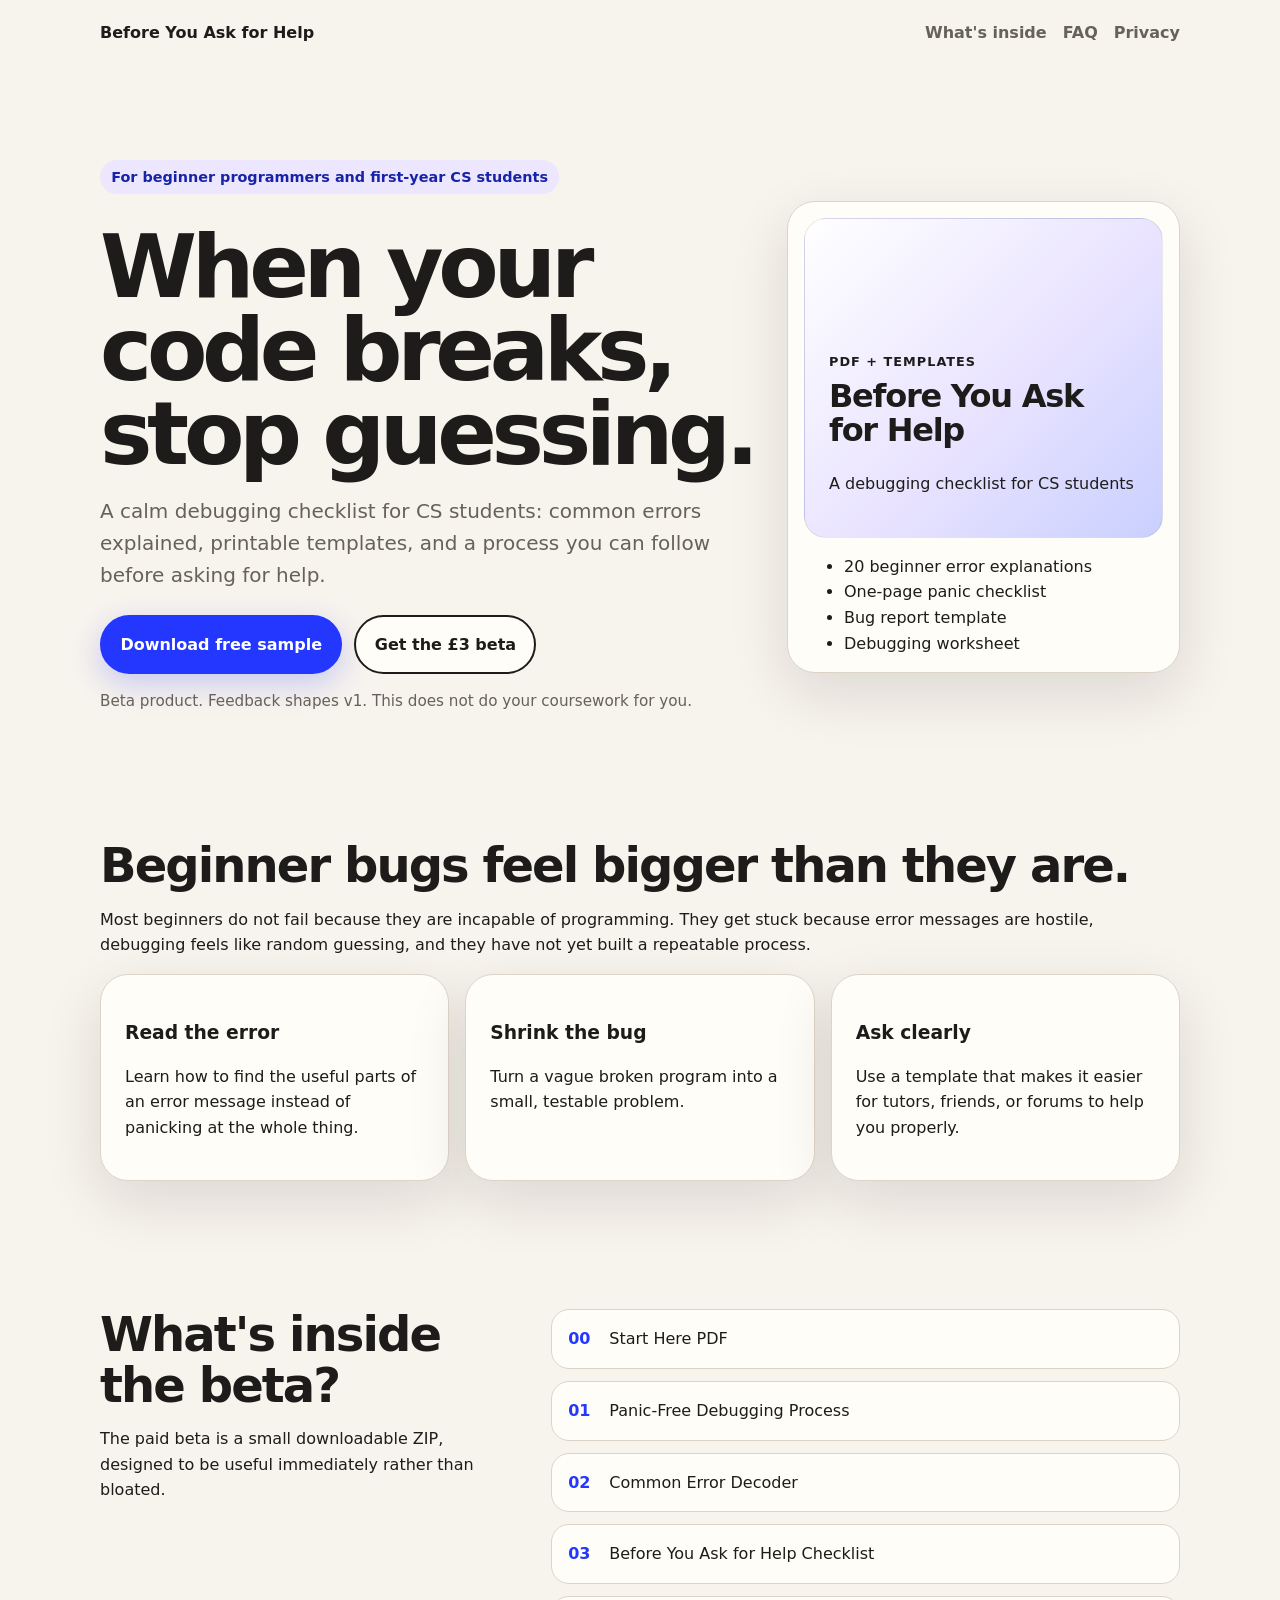
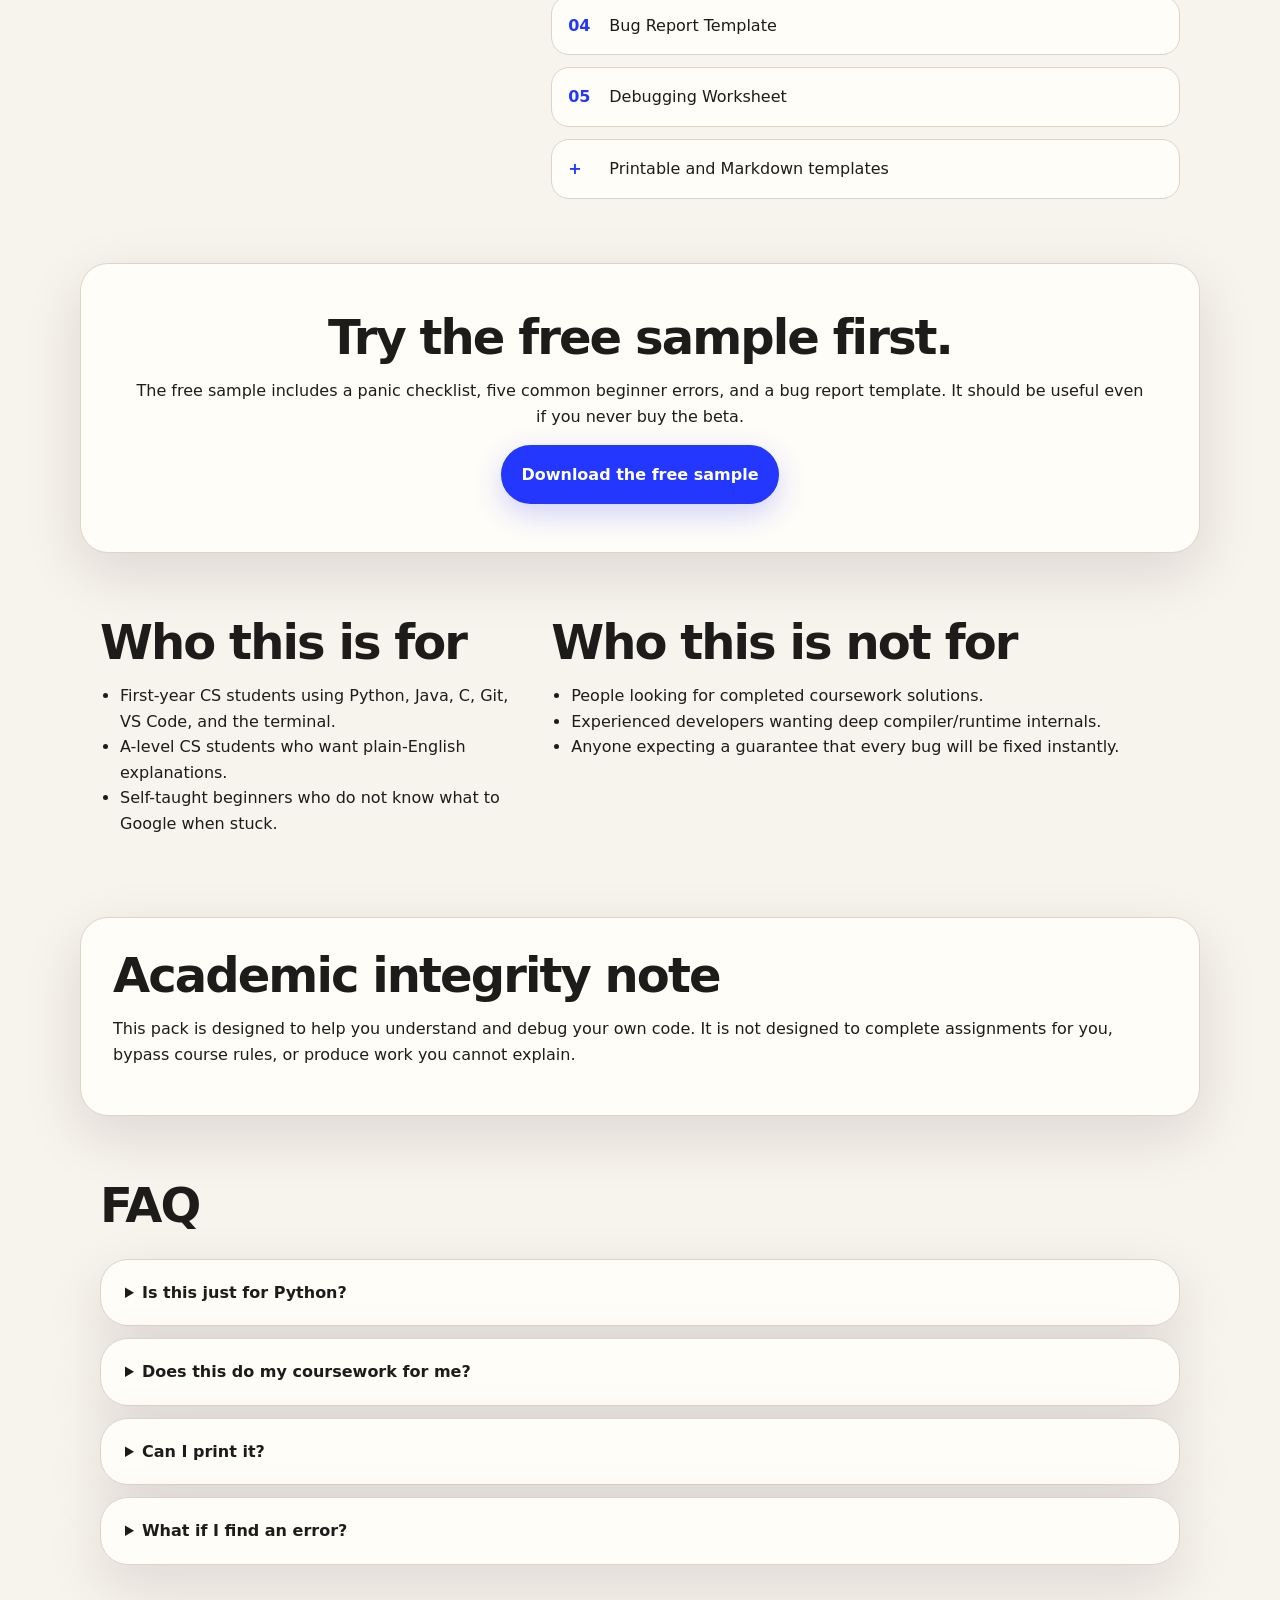
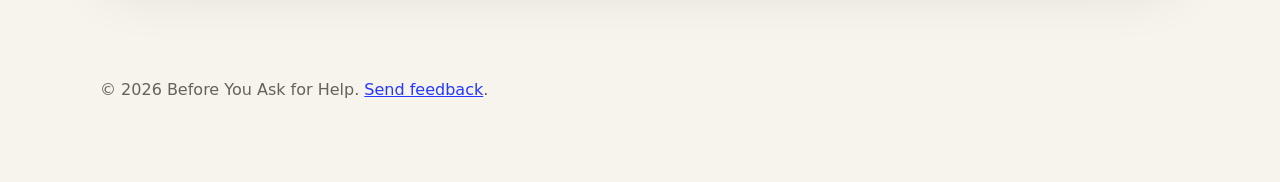
<file: index.html>
<!doctype html>
<html lang="en">
<head>
  <meta charset="utf-8" />
  <meta name="viewport" content="width=device-width, initial-scale=1" />
  <title>Before You Ask for Help: A Debugging Checklist for CS Students</title>
  <meta name="description" content="A calm debugging checklist and error decoder for beginner programmers and first-year CS students." />
  <link rel="stylesheet" href="styles.css" />
</head>
<body>
  <header class="site-header">
    <a class="brand" href="#top">Before You Ask for Help</a>
    <nav aria-label="Primary navigation">
      <a href="#inside">What's inside</a>
      <a href="#faq">FAQ</a>
      <a href="privacy.html">Privacy</a>
    </nav>
  </header>

  <main id="top">
    <section class="hero">
      <div class="hero-copy">
        <p class="eyebrow">For beginner programmers and first-year CS students</p>
        <h1>When your code breaks, stop guessing.</h1>
        <p class="lead">A calm debugging checklist for CS students: common errors explained, printable templates, and a process you can follow before asking for help.</p>
        <div class="cta-row">
          <a class="button primary" href="assets/Before-You-Ask-For-Help-Free-Sample.pdf">Download free sample</a>
          <a class="button secondary" href="https://payhip.com/b/EsCG1">Get the £3 beta</a>
        </div>
        <p class="small-note">Beta product. Feedback shapes v1. This does not do your coursework for you.</p>
      </div>
      <aside class="product-card" aria-label="Product preview">
        <div class="mock-cover">
          <span>PDF + templates</span>
          <h2>Before You Ask for Help</h2>
          <p>A debugging checklist for CS students</p>
        </div>
        <ul>
          <li>20 beginner error explanations</li>
          <li>One-page panic checklist</li>
          <li>Bug report template</li>
          <li>Debugging worksheet</li>
        </ul>
      </aside>
    </section>

    <section class="problem section">
      <h2>Beginner bugs feel bigger than they are.</h2>
      <p>Most beginners do not fail because they are incapable of programming. They get stuck because error messages are hostile, debugging feels like random guessing, and they have not yet built a repeatable process.</p>
      <div class="grid three">
        <article>
          <h3>Read the error</h3>
          <p>Learn how to find the useful parts of an error message instead of panicking at the whole thing.</p>
        </article>
        <article>
          <h3>Shrink the bug</h3>
          <p>Turn a vague broken program into a small, testable problem.</p>
        </article>
        <article>
          <h3>Ask clearly</h3>
          <p>Use a template that makes it easier for tutors, friends, or forums to help you properly.</p>
        </article>
      </div>
    </section>

    <section id="inside" class="section split">
      <div>
        <h2>What's inside the beta?</h2>
        <p>The paid beta is a small downloadable ZIP, designed to be useful immediately rather than bloated.</p>
      </div>
      <div class="contents-list">
        <div><strong>00</strong> Start Here PDF</div>
        <div><strong>01</strong> Panic-Free Debugging Process</div>
        <div><strong>02</strong> Common Error Decoder</div>
        <div><strong>03</strong> Before You Ask for Help Checklist</div>
        <div><strong>04</strong> Bug Report Template</div>
        <div><strong>05</strong> Debugging Worksheet</div>
        <div><strong>+</strong> Printable and Markdown templates</div>
      </div>
    </section>

    <section class="section callout">
      <h2>Try the free sample first.</h2>
      <p>The free sample includes a panic checklist, five common beginner errors, and a bug report template. It should be useful even if you never buy the beta.</p>
      <a class="button primary" href="assets/Before-You-Ask-For-Help-Free-Sample.pdf">Download the free sample</a>
    </section>

    <section class="section split">
      <div>
        <h2>Who this is for</h2>
        <ul class="tick-list">
          <li>First-year CS students using Python, Java, C, Git, VS Code, and the terminal.</li>
          <li>A-level CS students who want plain-English explanations.</li>
          <li>Self-taught beginners who do not know what to Google when stuck.</li>
        </ul>
      </div>
      <div>
        <h2>Who this is not for</h2>
        <ul class="cross-list">
          <li>People looking for completed coursework solutions.</li>
          <li>Experienced developers wanting deep compiler/runtime internals.</li>
          <li>Anyone expecting a guarantee that every bug will be fixed instantly.</li>
        </ul>
      </div>
    </section>

    <section class="section integrity">
      <h2>Academic integrity note</h2>
      <p>This pack is designed to help you understand and debug your own code. It is not designed to complete assignments for you, bypass course rules, or produce work you cannot explain.</p>
    </section>

    <section id="faq" class="section faq">
      <h2>FAQ</h2>
      <details>
        <summary>Is this just for Python?</summary>
        <p>No. The beta includes beginner examples from Python, Java, C, Git, terminal usage, and general logic bugs.</p>
      </details>
      <details>
        <summary>Does this do my coursework for me?</summary>
        <p>No. It helps you debug and explain your own code more clearly.</p>
      </details>
      <details>
        <summary>Can I print it?</summary>
        <p>Yes. The beta includes a printable checklist and templates.</p>
      </details>
      <details>
        <summary>What if I find an error?</summary>
        <p>Please send feedback here: <a href="https://forms.gle/ojxD7xcBq3kH974K8">feedback form</a>.</p>
      </details>
    </section>
  </main>

  <footer class="site-footer">
    <p>© 2026 Before You Ask for Help. <a href="https://forms.gle/ojxD7xcBq3kH974K8">Send feedback</a>.</p>
  </footer>

<!-- Cloudflare Web Analytics --><script defer src='https://static.cloudflareinsights.com/beacon.min.js' data-cf-beacon='{"token": "8eeca66ca07744169cb7fbbfb2be243c"}'></script><!-- End Cloudflare Web Analytics -->

</body>
</html>
</file>
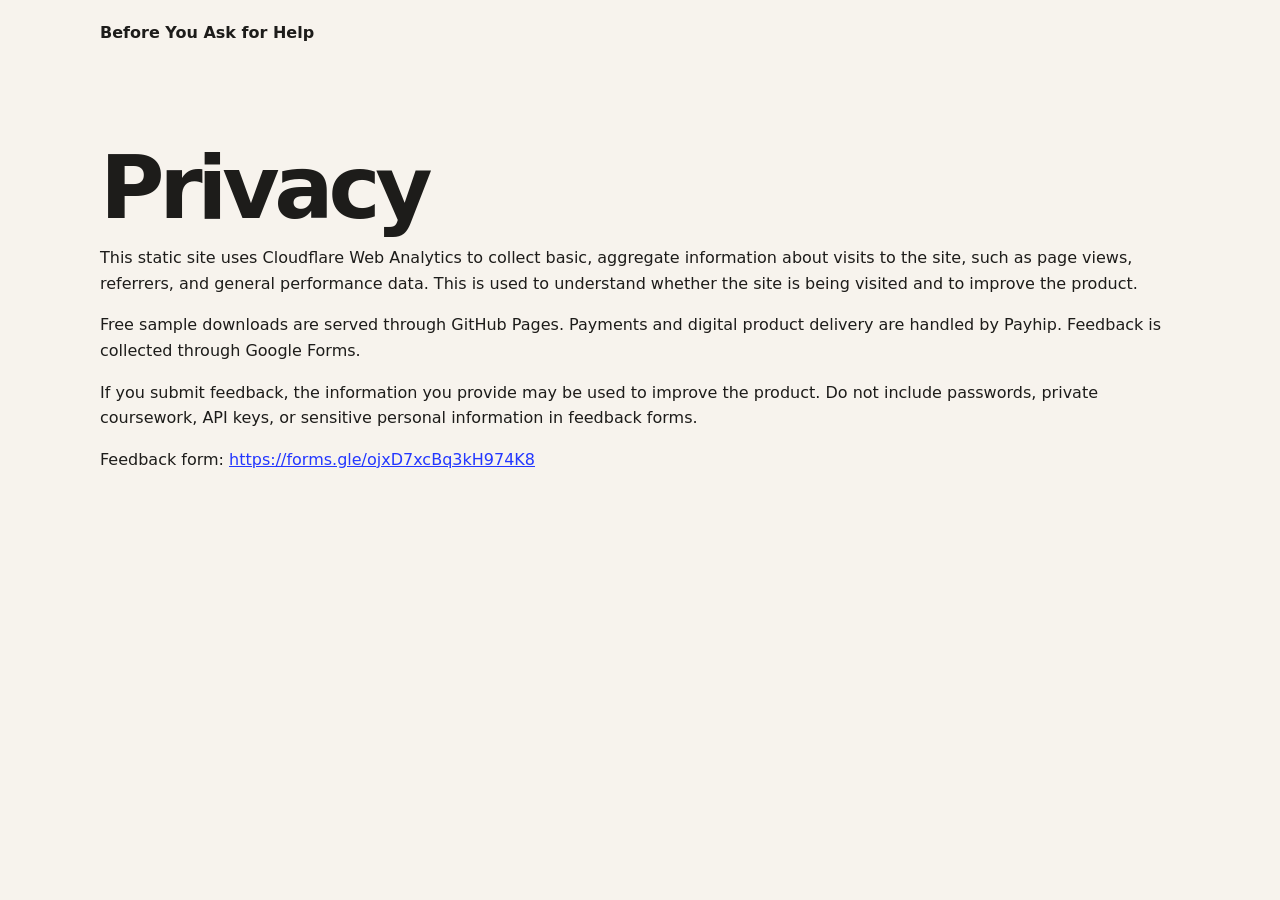
<file: privacy.html>
<!doctype html>
<html lang="en">
<head>
  <meta charset="utf-8" />
  <meta name="viewport" content="width=device-width, initial-scale=1" />
  <title>Privacy - Before You Ask for Help</title>
  <link rel="stylesheet" href="styles.css" />
</head>
<body>
  <header class="site-header"><a class="brand" href="index.html">Before You Ask for Help</a></header>
  <main class="section">
    <h1>Privacy</h1>
<p>This static site uses Cloudflare Web Analytics to collect basic, aggregate information about visits to the site, such as page views, referrers, and general performance data. This is used to understand whether the site is being visited and to improve the product.</p>

<p>Free sample downloads are served through GitHub Pages. Payments and digital product delivery are handled by Payhip. Feedback is collected through Google Forms.</p>

<p>If you submit feedback, the information you provide may be used to improve the product. Do not include passwords, private coursework, API keys, or sensitive personal information in feedback forms.</p>

<p>Feedback form: <a href="https://forms.gle/ojxD7xcBq3kH974K8">https://forms.gle/ojxD7xcBq3kH974K8</a></p>
</p>
  </main>
</body>
</html>
</file>
<file: styles.css>
:root {
  --bg: #f7f3ed;
  --surface: #fffdf8;
  --text: #1d1c1a;
  --muted: #66615a;
  --line: #ddd4c7;
  --accent: #2337ff;
  --accent-dark: #1723a8;
  --soft: #ece6ff;
  --shadow: 0 20px 60px rgba(34, 28, 18, 0.12);
}

* { box-sizing: border-box; }
html { scroll-behavior: smooth; }
body {
  margin: 0;
  font-family: Inter, ui-sans-serif, system-ui, -apple-system, BlinkMacSystemFont, "Segoe UI", sans-serif;
  background: var(--bg);
  color: var(--text);
  line-height: 1.6;
}
a { color: var(--accent); }
.site-header {
  display: flex;
  justify-content: space-between;
  align-items: center;
  gap: 1rem;
  max-width: 1120px;
  margin: 0 auto;
  padding: 1.25rem;
}
.brand { color: var(--text); font-weight: 800; text-decoration: none; }
nav { display: flex; gap: 1rem; flex-wrap: wrap; }
nav a { color: var(--muted); text-decoration: none; font-weight: 600; }
.hero {
  display: grid;
  grid-template-columns: minmax(0, 1.25fr) minmax(300px, 0.75fr);
  gap: 2rem;
  align-items: center;
  max-width: 1120px;
  margin: 0 auto;
  padding: 5rem 1.25rem 3rem;
}
.eyebrow {
  display: inline-block;
  background: var(--soft);
  color: var(--accent-dark);
  padding: 0.35rem 0.7rem;
  border-radius: 999px;
  font-weight: 800;
  font-size: 0.9rem;
}
h1 { font-size: clamp(2.5rem, 8vw, 5.5rem); line-height: 0.95; letter-spacing: -0.06em; margin: 1rem 0; }
h2 { font-size: clamp(1.8rem, 4vw, 3rem); line-height: 1.05; letter-spacing: -0.04em; margin: 0 0 1rem; }
h3 { margin-bottom: 0.25rem; }
.lead { font-size: 1.25rem; max-width: 720px; color: var(--muted); }
.cta-row { display: flex; gap: 0.75rem; flex-wrap: wrap; margin-top: 1.5rem; }
.button {
  display: inline-flex;
  align-items: center;
  justify-content: center;
  padding: 0.9rem 1.15rem;
  border-radius: 999px;
  font-weight: 800;
  text-decoration: none;
  border: 2px solid var(--text);
  transition: transform 160ms ease, box-shadow 160ms ease;
}
.button:hover { transform: translateY(-2px); }
.button.primary { background: var(--accent); color: white; border-color: var(--accent); box-shadow: 0 10px 30px rgba(35,55,255,0.22); }
.button.secondary { color: var(--text); background: var(--surface); }
.small-note { color: var(--muted); font-size: 0.95rem; }
.product-card, article, .callout, .integrity, details {
  background: var(--surface);
  border: 1px solid var(--line);
  border-radius: 28px;
  box-shadow: var(--shadow);
}
.product-card { padding: 1rem; }
.mock-cover {
  min-height: 320px;
  border-radius: 22px;
  padding: 1.5rem;
  background: linear-gradient(135deg, #fff, #e9e3ff 55%, #c9d0ff);
  display: flex;
  flex-direction: column;
  justify-content: flex-end;
  border: 1px solid rgba(0,0,0,0.08);
}
.mock-cover span { font-size: 0.8rem; font-weight: 900; text-transform: uppercase; letter-spacing: 0.08em; }
.mock-cover h2 { font-size: 2rem; margin: 0.5rem 0; }
.product-card ul { margin-bottom: 0; }
.section { max-width: 1120px; margin: 0 auto; padding: 4rem 1.25rem; }
.grid.three { display: grid; grid-template-columns: repeat(3, 1fr); gap: 1rem; }
article { padding: 1.5rem; }
.split { display: grid; grid-template-columns: 0.8fr 1.2fr; gap: 2rem; align-items: start; }
.contents-list { display: grid; gap: 0.75rem; }
.contents-list div {
  background: var(--surface);
  border: 1px solid var(--line);
  border-radius: 18px;
  padding: 1rem;
}
.contents-list strong { display: inline-block; min-width: 2.25rem; color: var(--accent); }
.callout { text-align: center; padding: 3rem; }
.tick-list, .cross-list { padding-left: 1.25rem; }
.integrity { padding: 2rem; }
.faq { display: grid; gap: 0.75rem; }
details { padding: 1.25rem 1.5rem; }
summary { cursor: pointer; font-weight: 800; }
.site-footer { max-width: 1120px; margin: 0 auto; padding: 2rem 1.25rem 4rem; color: var(--muted); }
@media (max-width: 800px) {
  .site-header { align-items: flex-start; flex-direction: column; }
  .hero, .split, .grid.three { grid-template-columns: 1fr; }
  .hero { padding-top: 2.5rem; }
  h1 { font-size: 3.1rem; }
}
</file>
